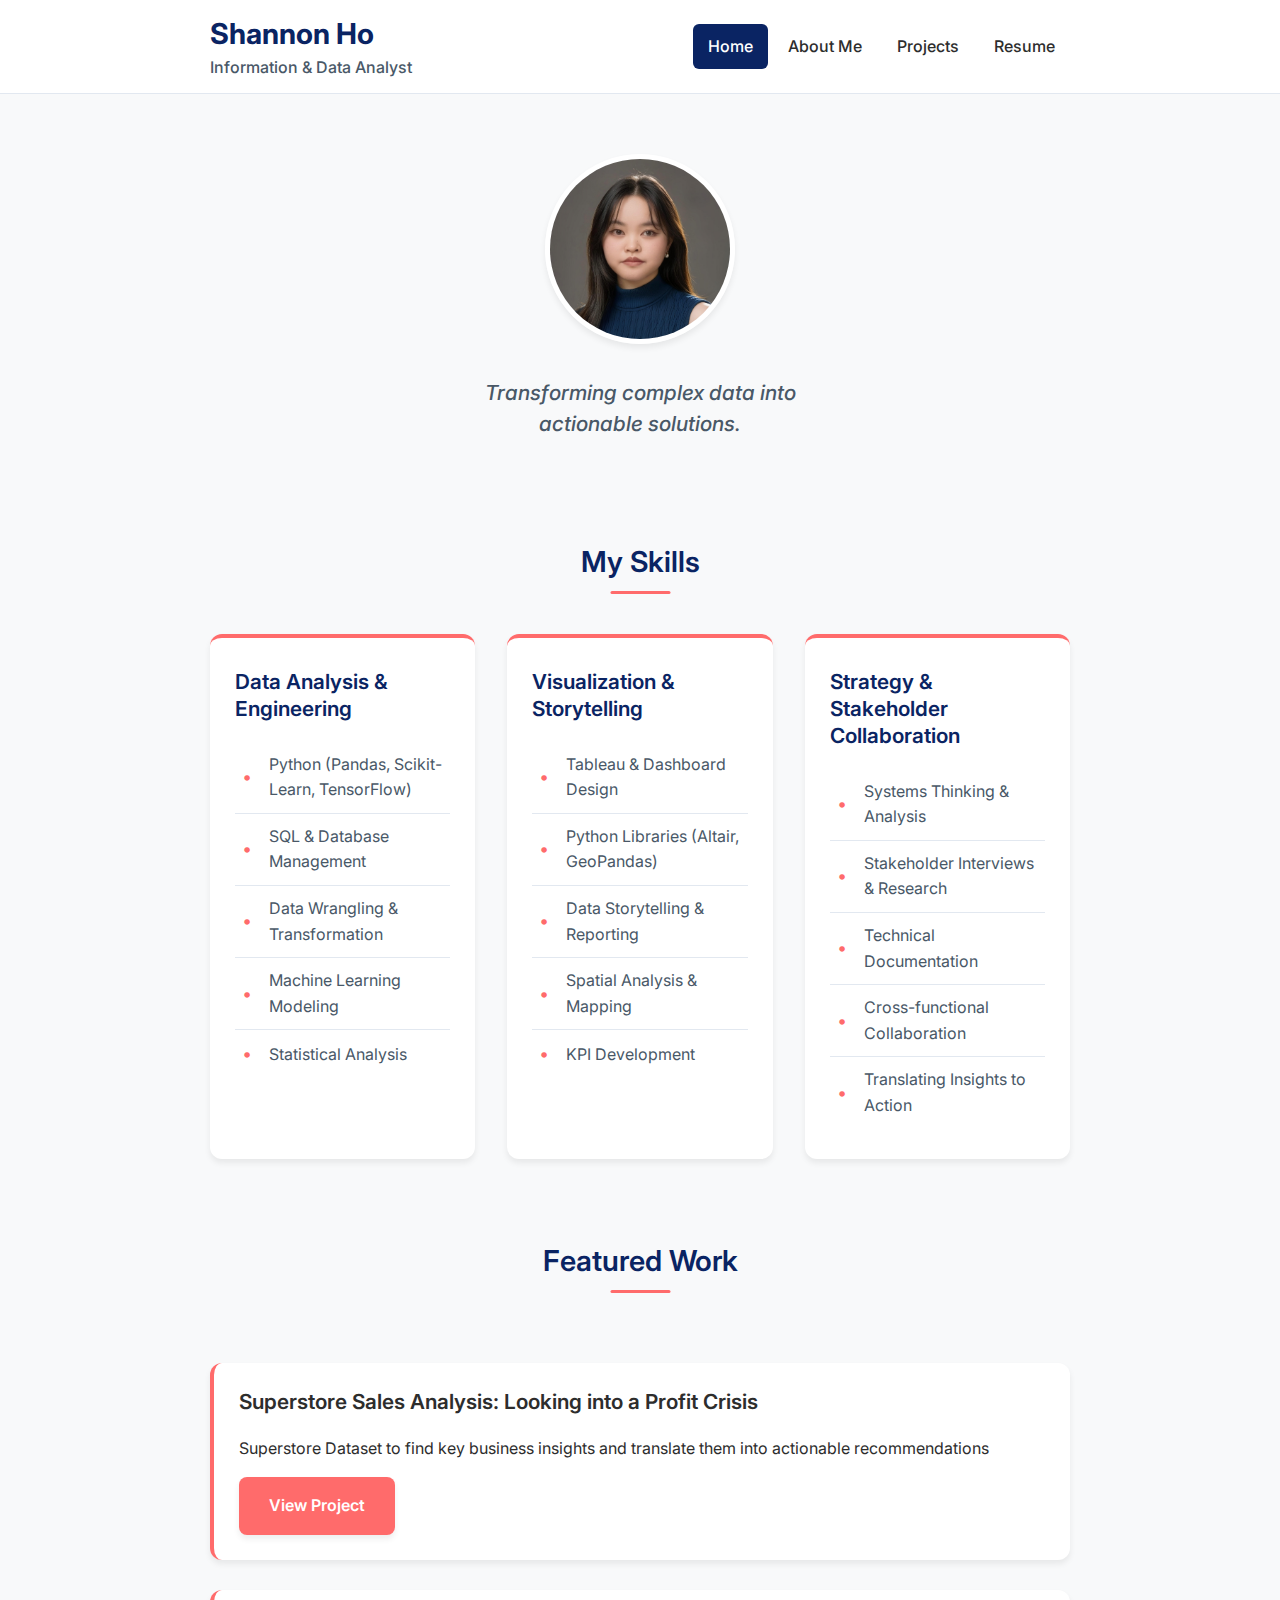
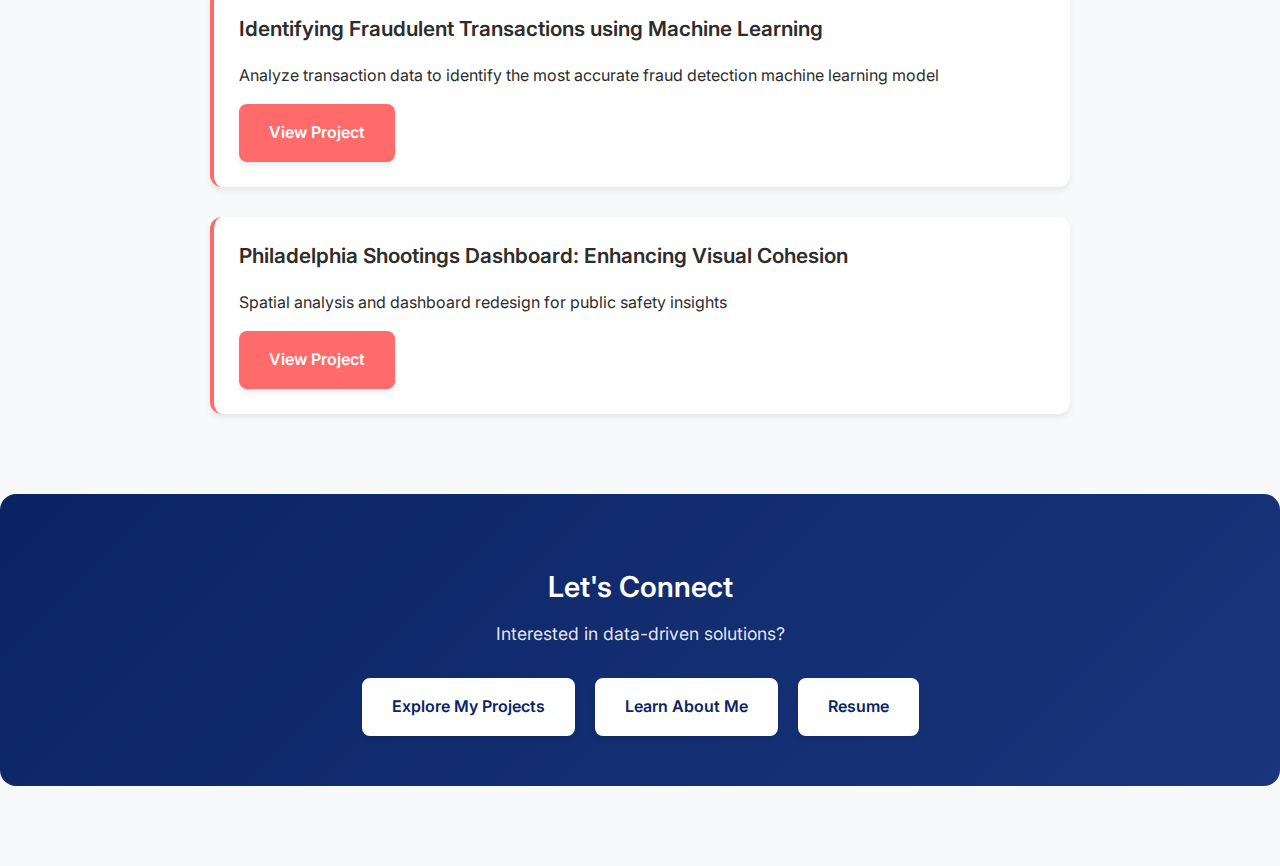
<file: index.html>
<!DOCTYPE html>
<html lang="en">
<head>
  <meta charset="UTF-8">
  <meta name="viewport" content="width=device-width, initial-scale=1.0">
  <link rel="preconnect" href="https://fonts.googleapis.com">
  <link rel="preconnect" href="https://fonts.gstatic.com" crossorigin>
  <link href="https://fonts.googleapis.com/css2?family=Inter:wght@400;500;600;700&display=swap" rel="stylesheet">
  <title>Shannon Ho - Information & Data Analyst</title>
  <link rel="stylesheet" href="style.css">
</head>
<body>
  <header>
    <div class="header-content"> 
      <div class="name-title"> 
        <h1>Shannon Ho</h1>
        <h2>Information & Data Analyst</h2>
      </div>
      <nav>
        <ul class="nav-menu">
          <li><a class = "active" href="index.html">Home</a></li>
          <li><a href="about.html">About Me</a></li>
          <li><a href="projects.html">Projects</a></li>
          <li><a href="resume.html">Resume</a></li>
        </ul>
      </nav>
    </div>
  </header>

  <section id="hero">
    <div class="content-container">
      <a href="assets/pfp.jpg"> 
          <img src="assets/pfp.jpg" alt="Shannon Ho" class="profile-photo"> 
      </a>
    <p class="tagline">Transforming complex data into actionable solutions.</p>      
    </div>
  </section>

  <section id="skills-overview">
    <div class="content-container">
<h2>My Skills</h2>
    <div class="skills-grid">
      <div class="skill-card">
        <h3>Data Analysis & Engineering</h3>
        <ul class="skill-list">
          <li><span class="skill-icon">•</span> Python (Pandas, Scikit-Learn, TensorFlow)</li>
          <li><span class="skill-icon">•</span> SQL & Database Management</li>
          <li><span class="skill-icon">•</span> Data Wrangling & Transformation</li>
          <li><span class="skill-icon">•</span> Machine Learning Modeling</li>
          <li><span class="skill-icon">•</span> Statistical Analysis</li>
        </ul>
      </div>
      <div class="skill-card">
        <h3>Visualization & Storytelling</h3>
        <ul class="skill-list">
          <li><span class="skill-icon">•</span> Tableau & Dashboard Design</li>
          <li><span class="skill-icon">•</span> Python Libraries (Altair, GeoPandas)</li>
          <li><span class="skill-icon">•</span> Data Storytelling & Reporting</li>
          <li><span class="skill-icon">•</span> Spatial Analysis & Mapping</li>
          <li><span class="skill-icon">•</span> KPI Development</li>
        </ul>
      </div>
      <div class="skill-card">
        <h3>Strategy & Stakeholder Collaboration</h3>
        <ul class="skill-list">
          <li><span class="skill-icon">•</span> Systems Thinking & Analysis</li>
          <li><span class="skill-icon">•</span> Stakeholder Interviews & Research</li>
          <li><span class="skill-icon">•</span> Technical Documentation</li>
          <li><span class="skill-icon">•</span> Cross-functional Collaboration</li>
          <li><span class="skill-icon">•</span> Translating Insights to Action</li>
        </ul>
      </div>
    </div>
    </div>
  </section>

  <section id="featured-projects">
    <div class="content-container">
      <h2>Featured Work</h2>
      <div class="project-preview">
        <h3>Superstore Sales Analysis: Looking into a Profit Crisis</h3>
        <p>Superstore Dataset to find key business insights and translate 
          them into actionable recommendations</p>
        <a href="projects.html#sales-analysis" class="cta-button">View Project</a>
      </div>
      <div class="project-preview">
        <h3>Identifying Fraudulent Transactions using Machine Learning</h3>
        <p>Analyze transaction data to identify the most accurate fraud 
          detection machine learning model</p>
        <a href="projects.html#fraud-analysis" class="cta-button">View Project</a>
      </div>
      <div class="project-preview">
        <h3>Philadelphia Shootings Dashboard: Enhancing Visual Cohesion</h3>
        <p>Spatial analysis and dashboard redesign for public safety insights</p>
        <a href="projects.html#philly-shootings" class="cta-button">View Project</a>
      </div>
    </div>
  </section>

  <section id="connect">
    <h2>Let's Connect</h2>
    <p>Interested in data-driven solutions?</p>
    <div class="connect-buttons">
      <a href="projects.html" class="cta-button">Explore My Projects</a>
      <a href="about.html" class="cta-button">Learn About Me</a>
      <a href="resume.html" class="cta-button">Resume</a>
    </div>
  </section>
  <script src="script.js"></script>
</body>

</html>
</file>
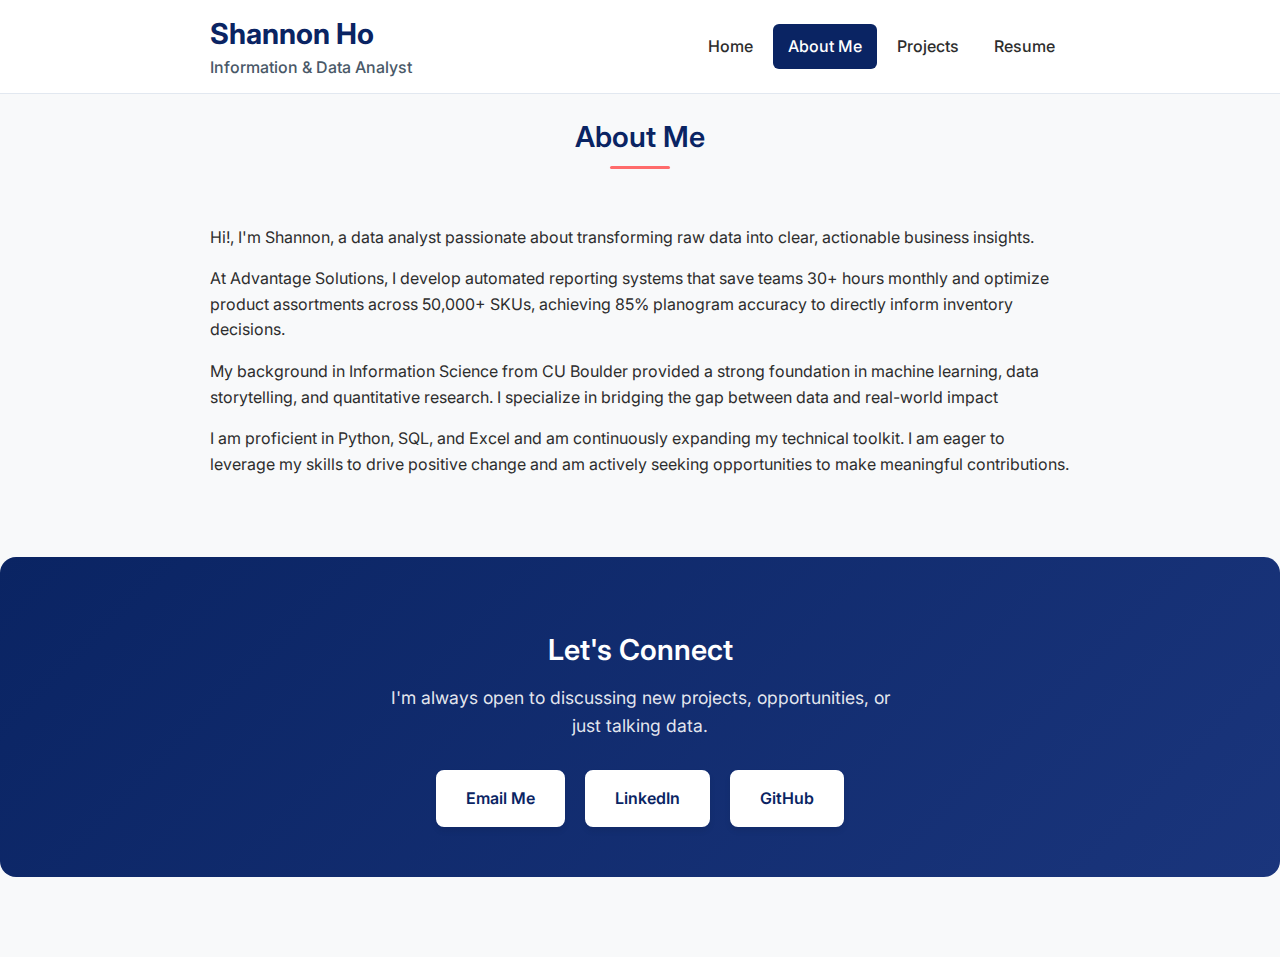
<file: about.html>
<!DOCTYPE html>
<html lang="en">
<head>
  <meta charset="UTF-8">
  <meta name="viewport" content="width=device-width, initial-scale=1.0">
  <link rel="preconnect" href="https://fonts.googleapis.com">
  <link rel="preconnect" href="https://fonts.gstatic.com" crossorigin>
  <link href="https://fonts.googleapis.com/css2?family=Inter:wght@400;500;600;700&display=swap" rel="stylesheet">
  <title>Shannon Ho - Information & Data Analyst</title>
  <link rel="stylesheet" href="style.css">
</head>
<body>
  <header>
    <div class="header-content"> 
      <div class="name-title"> 
        <h1>Shannon Ho</h1>
        <h2>Information & Data Analyst</h2>
      </div>
      <nav>
        <ul class="nav-menu">
          <li><a href="index.html">Home</a></li>
          <li><a class = "active" href="about.html">About Me</a></li>
          <li><a href="projects.html">Projects</a></li>
          <li><a href="resume.html">Resume</a></li>
        </ul>
      </nav>
    </div>
  </header>

<!-- about me -->

  <section id="about">
    <div class="content-container">
      <h2>About Me</h2>
      <p>Hi!, I'm Shannon, a data analyst passionate about transforming raw data into clear, actionable business insights.</p>
      <p>At Advantage Solutions, I develop automated reporting systems that save teams 30+ hours monthly
        and optimize product assortments across 50,000+ SKUs, achieving 85% planogram accuracy to 
        directly inform inventory decisions.</p>
      <p>My background in Information Science from CU Boulder provided a strong foundation in machine learning, 
        data storytelling, and quantitative research. I specialize in bridging the gap between data and real-world 
        impact</p>
      <p>I am proficient in Python, SQL, and Excel and am continuously expanding my technical toolkit. 
        I am eager to leverage my skills to drive positive change and am actively seeking opportunities to make 
        meaningful contributions.</p>
    </div>
  </section>

  <section id="connect">
      <h2>Let's Connect</h2>
      <p>I'm always open to discussing new projects, opportunities, or just talking data.</p>
      <div class="connect-buttons">
          <a href="mailto:shannon.ho.716@gmail.com" class="cta-button">Email Me</a>
          <a href="https://www.linkedin.com/in/shannonho8487/" target="_blank" class="cta-button">LinkedIn</a>
          <a href="https://github.com/ho-shannon" target="_blank" class="cta-button">GitHub</a>
      </div>
  </section>

  <script src="script.js"></script> 
</body>
</html>
</file>
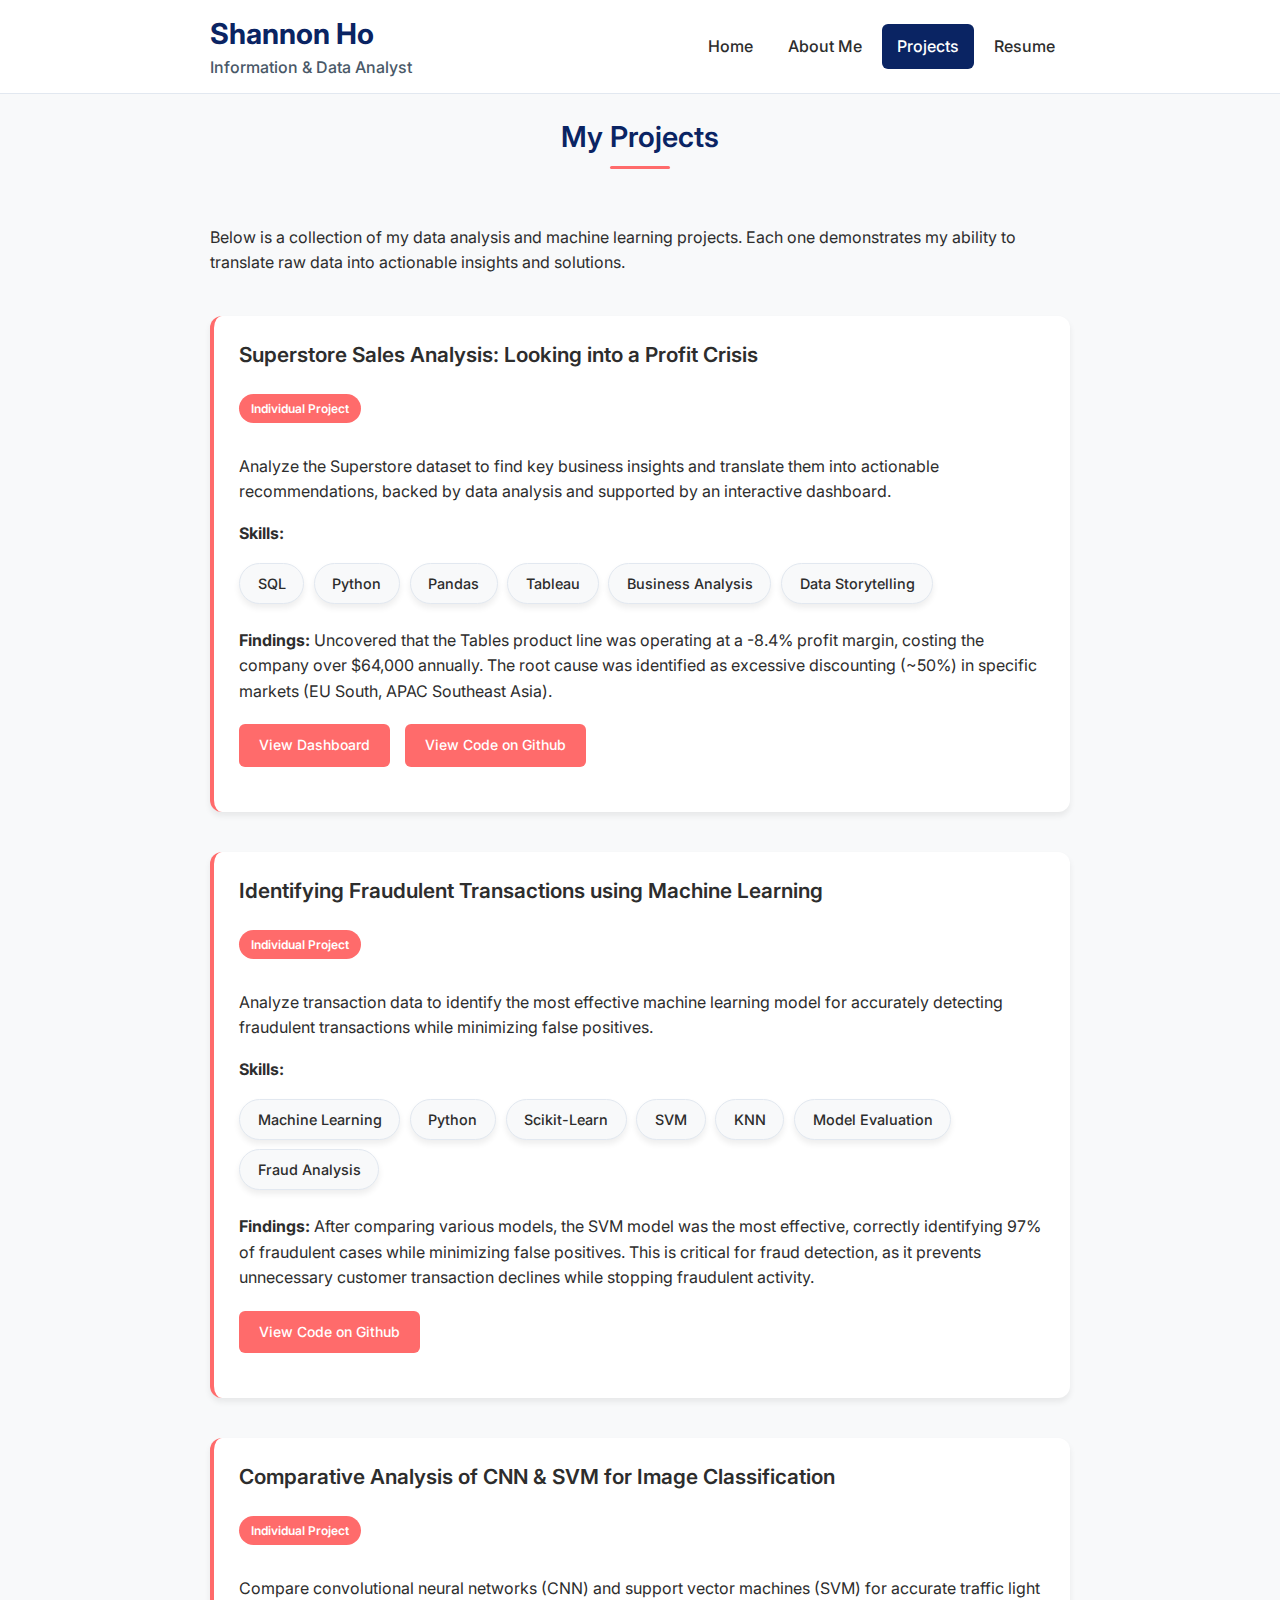
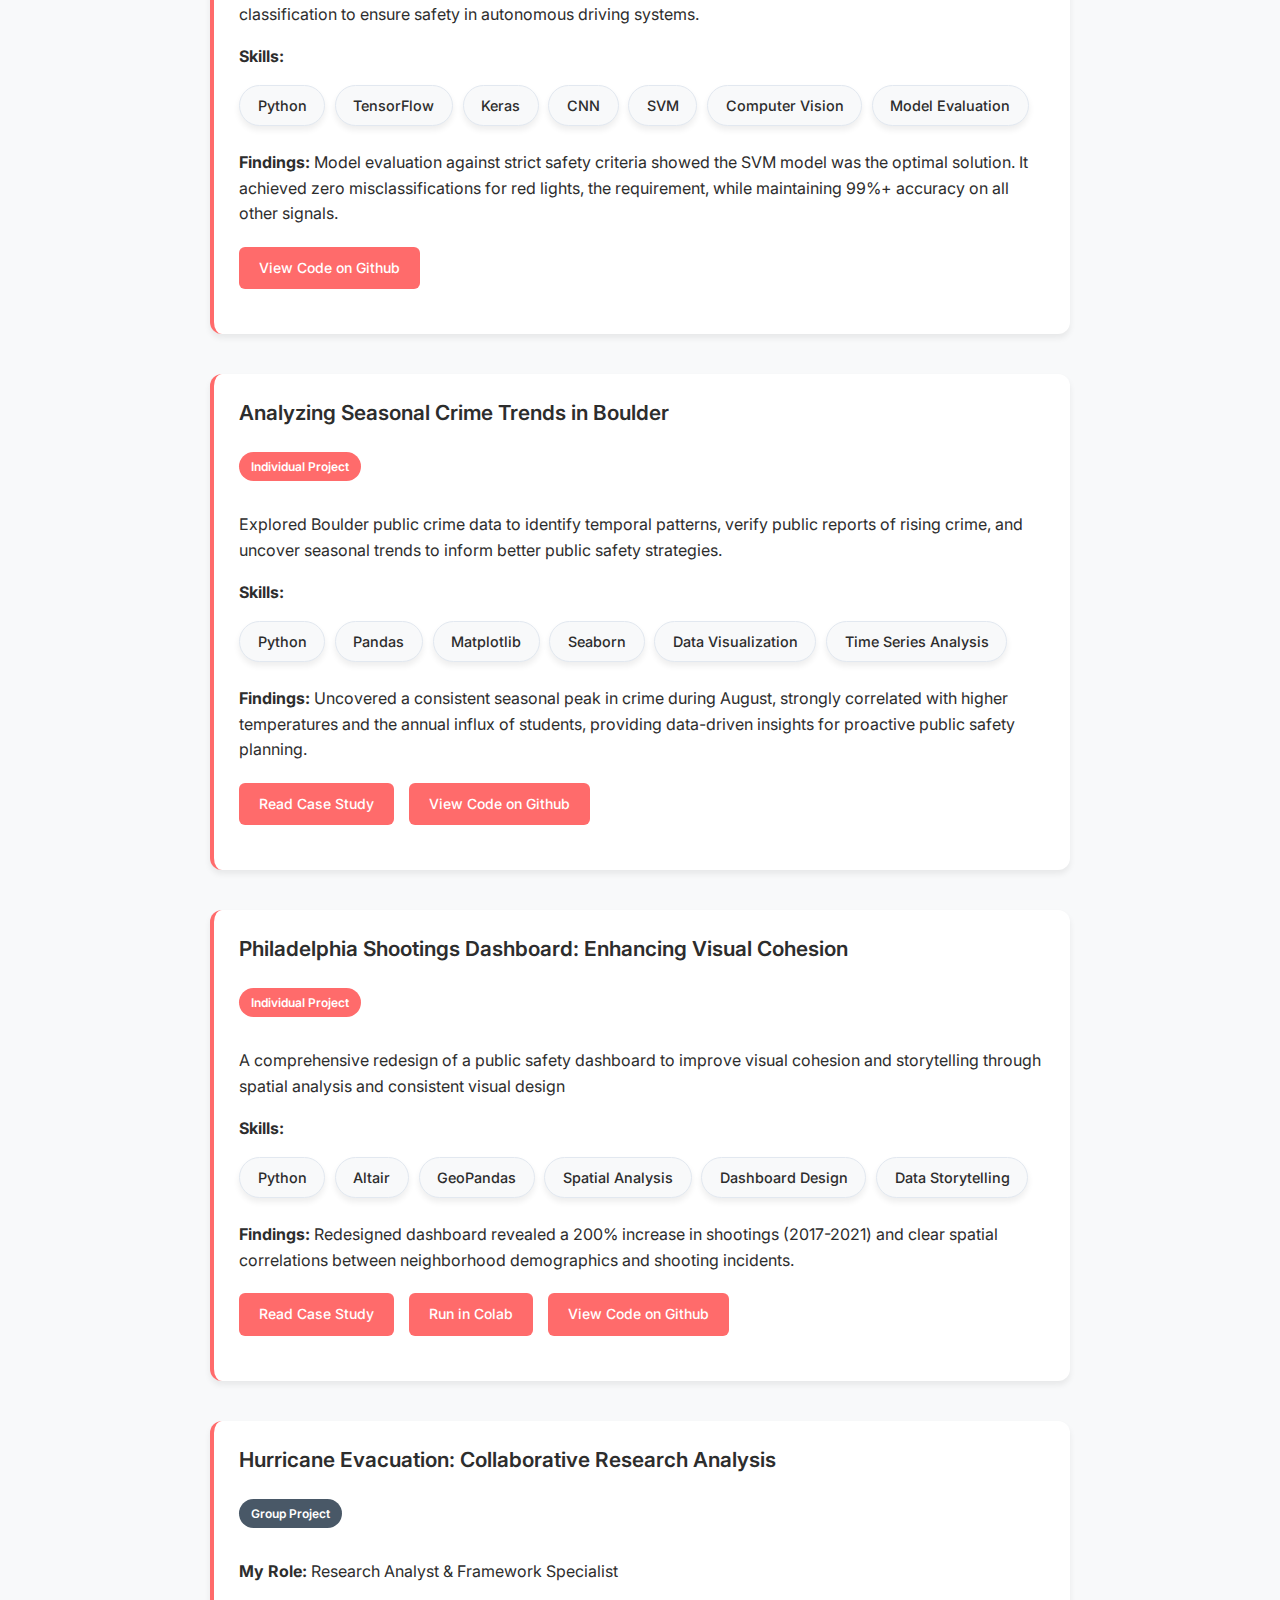
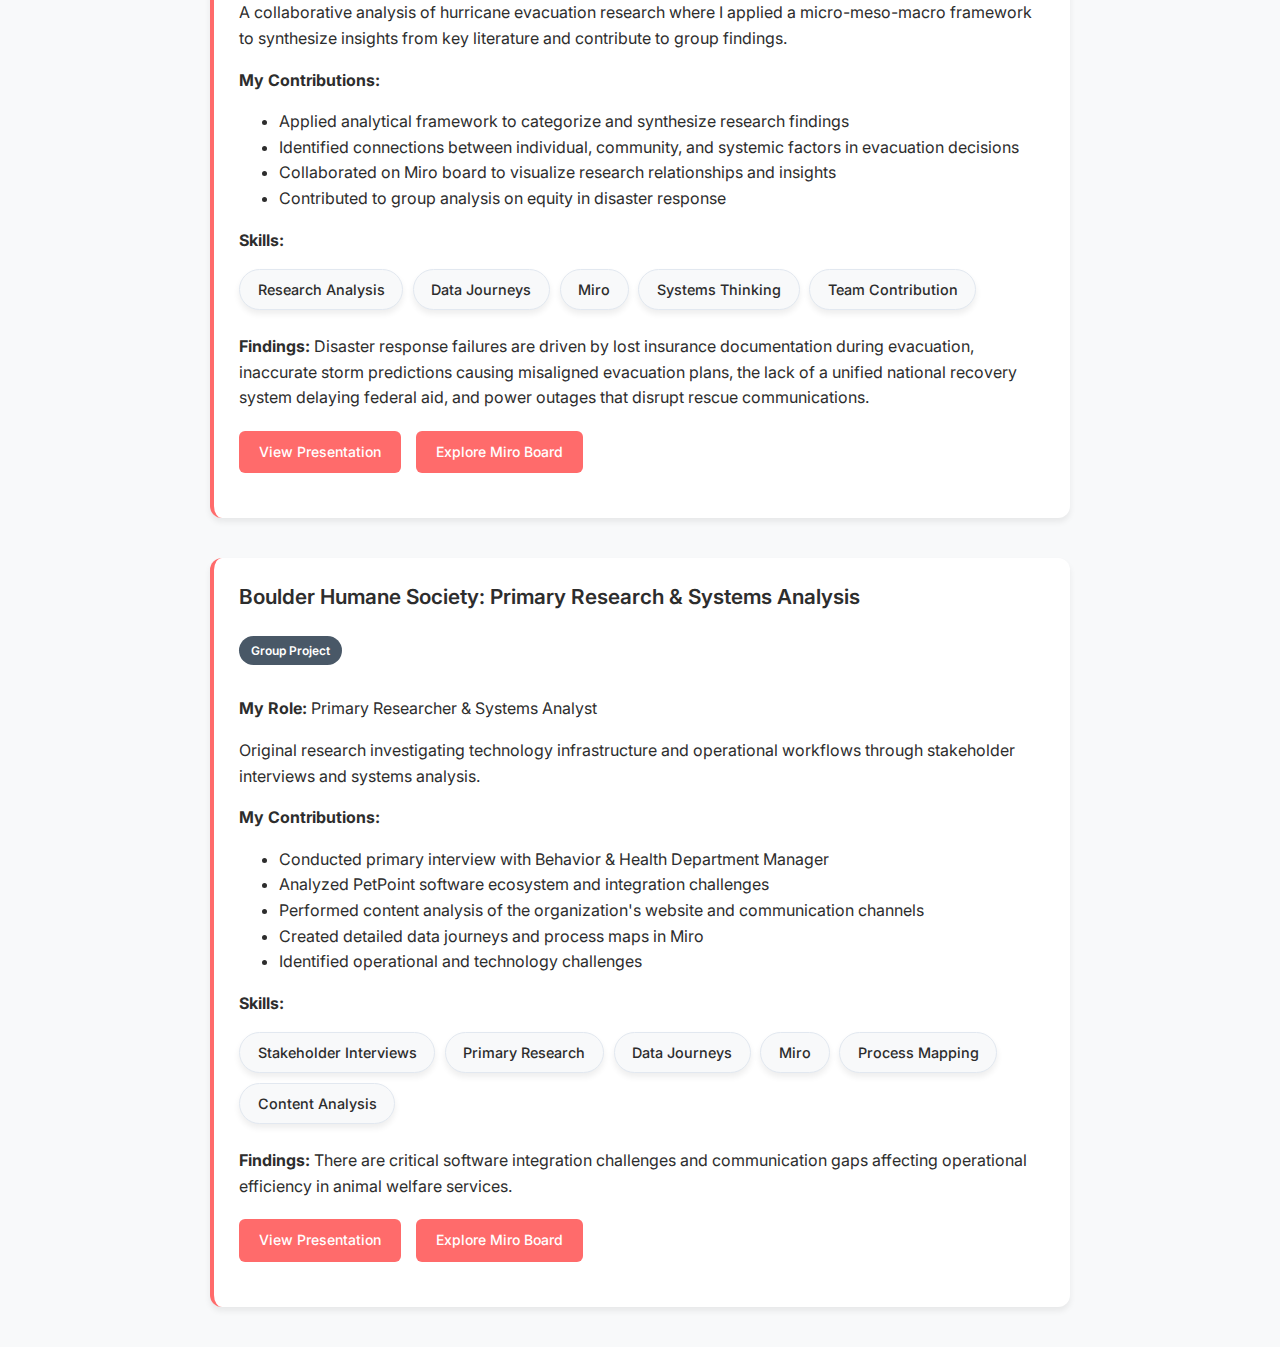
<file: projects.html>
<!DOCTYPE html>
<html lang="en">
<head>
  <meta charset="UTF-8">
  <meta name="viewport" content="width=device-width, initial-scale=1.0">
  <link rel="preconnect" href="https://fonts.googleapis.com">
  <link rel="preconnect" href="https://fonts.gstatic.com" crossorigin>
  <link href="https://fonts.googleapis.com/css2?family=Inter:wght@400;500;600;700&display=swap" rel="stylesheet">
  <title>Shannon Ho - Information & Data Analyst</title>
  <link rel="stylesheet" href="style.css">
</head>
<body>
  <header>
    <div class="header-content"> 
      <div class="name-title"> 
        <h1>Shannon Ho</h1>
        <h2>Information & Data Analyst</h2>
      </div>
      <nav>
        <ul class="nav-menu">
          <li><a href="index.html">Home</a></li>
          <li><a href="about.html">About Me</a></li>
          <li><a class = "active" href="projects.html">Projects</a></li>
          <li><a href="resume.html">Resume</a></li>
        </ul>
      </nav>
    </div>
  </header>

  <section id="projects">
    <div class="content-container">
      <h2>My Projects</h2>
      <p>Below is a collection of my data analysis and machine learning projects. 
      Each one demonstrates my ability to translate raw data into actionable insights and solutions.</p>

  <!-- superstore analysis -->

      <div class="project" id="sales-analysis">
        <h3>Superstore Sales Analysis: Looking into a Profit Crisis</h3>
        <span class="project-badge individual-badge">Individual Project</span>
        <p>Analyze the Superstore dataset to find key business insights and translate 
          them into actionable recommendations, backed by data analysis and supported by 
          an interactive dashboard.</p>

        <p><strong>Skills: </strong></p>
          <div class="skills-badges">
            <span class="skill-badge">SQL</span>
            <span class="skill-badge">Python</span>
            <span class="skill-badge">Pandas</span>
            <span class="skill-badge">Tableau</span>
            <span class="skill-badge">Business Analysis</span>
            <span class="skill-badge">Data Storytelling</span>
          </div>

        <p><strong>Findings: </strong>Uncovered that the Tables product line was operating at a -8.4% 
          profit margin, costing the company over $64,000 annually. The root cause was identified as 
          excessive discounting (~50%) in specific markets (EU South, APAC Southeast Asia).</p>

        <div class="project-links">
          <a href="https://public.tableau.com/views/TheTableTrapHowExcessiveDiscountingErodesProfit/TheTableTrapHowExcessiveDiscountingErodesProfit?:language=en-US&:sid=&:redirect=auth&:display_count=n&:origin=viz_share_link" target="_blank">View Dashboard</a>
          <a href="https://github.com/ho-shannon/superstore-profit-analysis" target="_blank">View Code on Github</a>
        </div>   
      </div>

  <!-- fraud ml analysis -->

      <div class="project" id="fraud-analysis">
        <h3>Identifying Fraudulent Transactions using Machine Learning</h3>
        <span class="project-badge individual-badge">Individual Project</span>
        <p>Analyze transaction data to identify the most effective machine learning model for accurately 
          detecting fraudulent transactions while minimizing false positives.</p>

        <p><strong>Skills: </strong></p>
          <div class="skills-badges">
            <span class="skill-badge">Machine Learning</span>
            <span class="skill-badge">Python</span>
            <span class="skill-badge">Scikit-Learn</span>
            <span class="skill-badge">SVM</span>
            <span class="skill-badge">KNN</span>
            <span class="skill-badge">Model Evaluation</span>
            <span class="skill-badge">Fraud Analysis</span>
          </div>

        <p><strong>Findings: </strong>After comparing various models, the SVM model was the most effective, 
          correctly identifying 97% of fraudulent cases while minimizing false positives. This is critical for
          fraud detection, as it prevents unnecessary customer transaction declines while stopping fraudulent activity.</p>

        <div class="project-links">
          <a href="https://github.com/ho-shannon/fraud-detection-ml-model-comparison" target="_blank">View Code on Github</a>
        </div>        
      </div>

  <!-- image classifcation analysis -->

      <div class="project" id="image-classification">
        <h3>Comparative Analysis of CNN & SVM for Image Classification</h3>
        <span class="project-badge individual-badge">Individual Project</span>
        <p>Compare convolutional neural networks (CNN) and support vector machines (SVM) for accurate traffic light 
          classification to ensure safety in autonomous driving systems.</p>

        <p><strong>Skills: </strong></p>
          <div class="skills-badges">
            <span class="skill-badge">Python</span>
            <span class="skill-badge">TensorFlow</span>
            <span class="skill-badge">Keras</span>
            <span class="skill-badge">CNN</span>
            <span class="skill-badge">SVM</span>
            <span class="skill-badge">Computer Vision</span>
            <span class="skill-badge">Model Evaluation</span>
          </div>
        
        <p><strong>Findings: </strong>Model evaluation against strict safety criteria showed the SVM model was the optimal 
          solution. It achieved zero misclassifications for red lights, the requirement, while maintaining 99%+ accuracy on 
          all other signals.</p>

        <div class="project-links">
          <a href="https://github.com/ho-shannon/traffic-light-image-classification-cnn-svm" target="_blank">View Code on Github</a>
        </div>
      </div>
      
  <!-- boulder crime analysis -->

      <div class="project" id="boulder-crime">
        <h3>Analyzing Seasonal Crime Trends in Boulder</h3>
        <span class="project-badge individual-badge">Individual Project</span>
        <p>Explored Boulder public crime data to identify temporal patterns, verify public reports of rising crime, 
          and uncover seasonal trends to inform better public safety strategies.</p>

        <p><strong>Skills: </strong></p>
          <div class="skills-badges">
            <span class="skill-badge">Python</span>
            <span class="skill-badge">Pandas</span>
            <span class="skill-badge">Matplotlib</span>
            <span class="skill-badge">Seaborn</span>
            <span class="skill-badge">Data Visualization</span>
            <span class="skill-badge">Time Series Analysis</span>
          </div>
        
        <p><strong>Findings: </strong>Uncovered a consistent seasonal peak in crime during August, strongly correlated 
          with higher temperatures and the annual influx of students, providing data-driven insights for proactive 
          public safety planning.</p>

        <div class="project-links">
          <a href="https://medium.com/information-expositions-fall-2023/exploring-boulder-crime-over-four-years-968022291811" target="_blank">Read Case Study</a>
          <a href="https://github.com/ho-shannon/boulder-crime-analysis" target="_blank">View Code on Github</a>
        </div>
      </div>

  <!-- philly shootings analysis -->

      <div class="project" id="philly-shootings">
        <h3>Philadelphia Shootings Dashboard: Enhancing Visual Cohesion</h3>
        <span class="project-badge individual-badge">Individual Project</span>
        <p>A comprehensive redesign of a public safety dashboard to improve visual cohesion and storytelling through 
          spatial analysis and consistent visual design</p>

        <p><strong>Skills: </strong></p>
          <div class="skills-badges">
            <span class="skill-badge">Python</span>
            <span class="skill-badge">Altair</span>
            <span class="skill-badge">GeoPandas</span>
            <span class="skill-badge">Spatial Analysis</span>
            <span class="skill-badge">Dashboard Design</span>
            <span class="skill-badge">Data Storytelling</span>
          </div>

        <p><strong>Findings: </strong>Redesigned dashboard revealed a 200% increase in shootings (2017-2021) and clear 
          spatial correlations between neighborhood demographics and shooting incidents.</p>

        <div class="project-links">
          <a href="https://medium.com/@shho8487/redesigning-looking-at-philadelphia-demographics-and-shootings-data-834dd7e2bd5a" target="_blank">Read Case Study</a>
          <a href="https://colab.research.google.com/drive/1MZpa4Uy8s3HQlZ-eSwsFhy378r6_BOdt?usp=sharing" target="_blank">Run in Colab</a>
          <a href="https://github.com/ho-shannon/philadelphia-shootings-dashboard/" target="_blank">View Code on Github</a>
        </div>
      </div>

  <!-- hurricane research -->

      <div class="project" id="hurricane-research">
        <h3>Hurricane Evacuation: Collaborative Research Analysis</h3>
        <span class="project-badge group-badge">Group Project</span>
        <p><strong>My Role: </strong>Research Analyst & Framework Specialist</strong></p>
        <p>A collaborative analysis of hurricane evacuation research where I applied a micro-meso-macro 
          framework to synthesize insights from key literature and contribute to group findings.</p>
          
        <p><strong>My Contributions: </strong></p>
        <ul>
          <li>Applied analytical framework to categorize and synthesize research findings</li>
          <li>Identified connections between individual, community, and systemic factors in evacuation decisions</li>
          <li>Collaborated on Miro board to visualize research relationships and insights</li>
          <li>Contributed to group analysis on equity in disaster response</li>
        </ul>
          
        <p><strong>Skills: </strong></p>
        <div class="skills-badges">
          <span class="skill-badge">Research Analysis</span>
          <span class="skill-badge">Data Journeys</span>
          <span class="skill-badge">Miro</span>
          <span class="skill-badge">Systems Thinking</span>
          <span class="skill-badge">Team Contribution</span>
        </div>

        <p><strong>Findings: </strong>Disaster response failures are driven by lost insurance documentation during 
          evacuation, inaccurate storm predictions causing misaligned evacuation plans, the lack of a unified 
          national recovery system delaying federal aid, and power outages that disrupt rescue communications.</p>       

        <div class="project-links">
          <a href="https://drive.google.com/file/d/1aPW2IP27L6vlrYmAiPxbRRkjo1W8K-x0/view?usp=sharing" target="_blank">View Presentation</a>
          <a href="https://miro.com/app/board/uXjVPQygCFM=/" target="_blank">Explore Miro Board</a>
        </div> 
      </div>

  <!-- humane society research -->

      <div class="project" id="humane-society-research">
        <h3>Boulder Humane Society: Primary Research & Systems Analysis</h3>
        <span class="project-badge group-badge">Group Project</span>
        <p><strong>My Role: </strong>Primary Researcher & Systems Analyst</strong></p>
        <p>Original research investigating technology infrastructure and operational workflows through stakeholder 
        interviews and systems analysis.</p>
          
        <p><strong>My Contributions: </strong></p>
        <ul>
          <li>Conducted primary interview with Behavior & Health Department Manager</li>
          <li>Analyzed PetPoint software ecosystem and integration challenges</li>
          <li>Performed content analysis of the organization's website and communication channels</li>
          <li>Created detailed data journeys and process maps in Miro</li>
          <li>Identified operational and technology challenges</li>
        </ul>
          
        <p><strong>Skills: </strong></p>
        <div class="skills-badges">
          <span class="skill-badge">Stakeholder Interviews</span>
          <span class="skill-badge">Primary Research</span>
          <span class="skill-badge">Data Journeys</span>
          <span class="skill-badge">Miro</span>
          <span class="skill-badge">Process Mapping</span>
          <span class="skill-badge">Content Analysis</span>
        </div>
          
        <p><strong>Findings: </strong>There are critical software integration challenges and communication gaps 
        affecting operational efficiency in animal welfare services.</p>
          
        <div class="project-links">
          <a href="https://drive.google.com/file/d/1nqGoIdp427zXsvHEPJ3cq7opUb-68vq-/view?usp=sharing" target="_blank">View Presentation</a>
          <a href="https://miro.com/app/board/uXjVPDEHvOI=/" target="_blank">Explore Miro Board</a>
        </div>
      </div>
    </div>
  </section>

  <script src="script.js"></script>
</body>
</html>
</file>
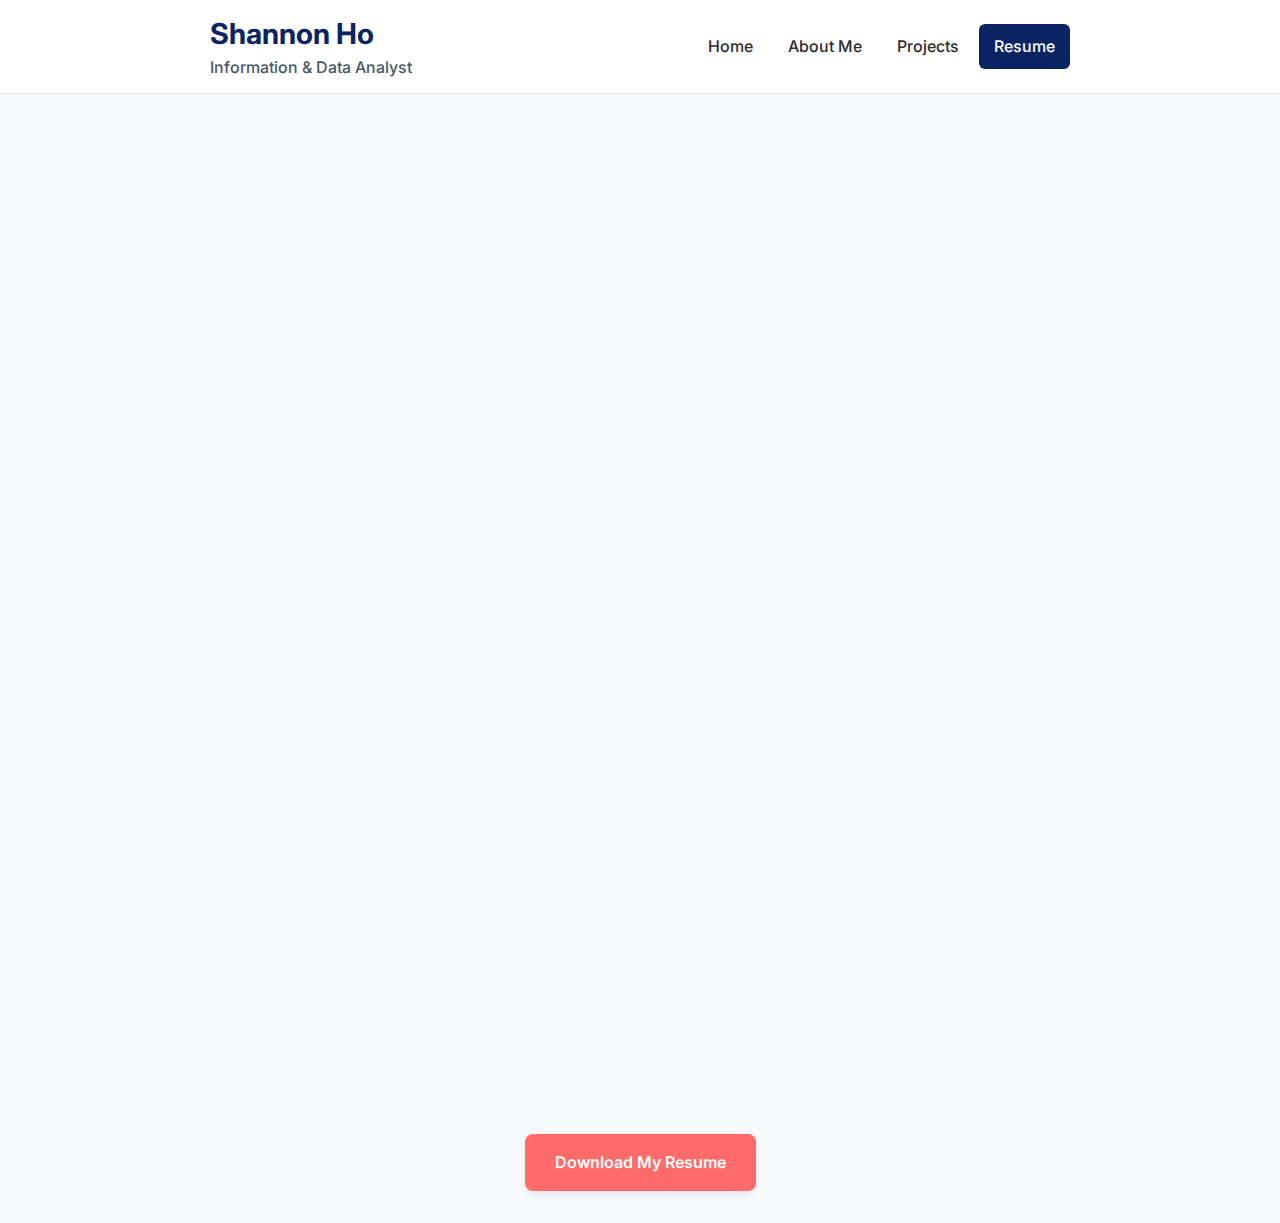
<file: resume.html>
<!DOCTYPE html>
<html lang="en">
<head>
  <meta charset="UTF-8">
  <meta name="viewport" content="width=device-width, initial-scale=1.0">
  <link rel="preconnect" href="https://fonts.googleapis.com">
  <link rel="preconnect" href="https://fonts.gstatic.com" crossorigin>
  <link href="https://fonts.googleapis.com/css2?family=Inter:wght@400;500;600;700&display=swap" rel="stylesheet">
  <title>Shannon Ho - Information & Data Analyst</title>
  <link rel="stylesheet" href="style.css">
</head>
  <header>
    <div class="header-content"> 
      <div class="name-title"> 
        <h1>Shannon Ho</h1>
        <h2>Information & Data Analyst</h2>
      </div>
      <nav>
        <ul class="nav-menu">
          <li><a href="index.html">Home</a></li>
          <li><a href="about.html">About Me</a></li>
          <li><a href="projects.html">Projects</a></li>
          <li><a class = "active" href="resume.html">Resume</a></li>
        </ul>
      </nav>
    </div>

  </header>
  <div class="content-container">
    <iframe src="https://drive.google.com/file/d/12cRWQgJULU_5PbV2J2DW26_M4B9Maxeb/preview" width="100%" height="1000px" frameborder="0"></iframe>
    <div class="text-center" style="margin: 2rem 0;">
      <a href="assets/resume.pdf" download class="cta-button">Download My Resume</a>
    </div>
  </div>
  <script src="script.js"></script> 
</html>
</file>
<file: style.css>
/* ===== ENHANCED COLOR SCHEME ===== */
:root {
  --primary: #0A2463;
  --primary-light: #1a357c;
  --secondary: #495867;
  --secondary-light: #5a6b7a;
  --accent: #FF6B6B;
  --accent-dark: #e55a5a;
  --background: #F8F9FA;
  --card-bg: #FFFFFF;
  --text: #2D2D2D;
  --text-light: #6c757d;
  --border: #e2e8f0;
  --shadow: 0 4px 6px rgba(0, 0, 0, 0.07);
  --shadow-hover: 0 10px 20px rgba(0, 0, 0, 0.12);
  --transition: all 0.3s ease;
}

/* ===== BASE STYLES ===== */
* {
  box-sizing: border-box;
}

body {
  font-family: 'Inter', Arial, sans-serif;
  line-height: 1.6;
  margin: 0;
  padding: 0;
  color: var(--text);
  background-color: var(--background);
}

html {
  scroll-behavior: smooth;
  scroll-padding-top: 80px;
}

.content-container {
  max-width: 900px;
  margin: 0 auto;
  padding: 0 20px;
}

h1, h2, h3, h4 {
  font-weight: 600;
  line-height: 1.3;
}

h2 {
  font-size: 1.8rem;
  margin-bottom: 40px; 
  font-weight: 600;
  line-height: 1.3;
}

#about h2,
#projects h2 {
  text-align: center;
  color: var(--primary);
  margin-bottom: 40px;
  position: relative;
  display: inline-block;
  left: 50%;
  transform: translateX(-50%);
}

#about h2:after,
#projects h2:after {
  content: '';
  display: block;
  width: 60px;
  height: 3px;
  background: var(--accent);
  margin: 10px auto 0;
  border-radius: 3px;
}

h3 {
  font-size: 1.3rem;
  margin-top: 0;
}

p {
  margin-bottom: 1rem;
}

a {
  color: var(--accent);
  transition: var(--transition);
}

a:hover {
  color: var(--accent-dark);
}

/* ===== HEADER & NAVIGATION ===== */
header {
  background-color: var(--card-bg);
  border-bottom: 1px solid var(--border);
  position: sticky;
  top: 0;
  z-index: 1000;
}

.header-content {
  max-width: 900px;
  margin: 0 auto;
  padding: 15px 20px;
  display: flex;
  justify-content: space-between;
  align-items: center;
  flex-wrap: wrap;
}

.name-title {
  text-align: left;
}

.name-title h1 {
  color: var(--primary);
  margin: 0 0 5px 0;
  font-size: 1.8rem;
  font-weight: 700;
}

.name-title h2 {
  color: var(--secondary);
  margin: 0;
  font-size: 1rem;
  font-weight: 500;
}

.nav-menu {
  list-style-type: none;
  margin: 0;
  padding: 0;
  display: flex;
  gap: 5px;
}

.nav-menu li a {
  display: block;
  color: var(--text);
  padding: 10px 15px;
  text-decoration: none;
  font-weight: 500;
  border-radius: 6px;
  transition: var(--transition);
}

.nav-menu li a:hover,
.nav-menu li a.active {
  background-color: var(--primary);
  color: white;
}

/* ===== HERO SECTION ===== */
#hero {
  text-align: center;
  margin: 40px 0;
  padding: 20px;
}

.profile-photo {
  width: 190px;   
  height: 190px;  
  border-radius: 50%;
  object-fit: cover;
  margin-bottom: 25px;
  border: 5px solid var(--card-bg); 
  box-shadow: var(--shadow);
}

.tagline {
  font-size: 1.3rem;
  color: var(--secondary);
  font-style: italic;
  max-width: 30ch;
  margin: 0 auto;
  font-weight: 500;
  line-height: 1.5;
}

/* ===== SKILLS SECTION ===== */
#skills-overview {
  margin: 60px 0;
}

#skills-overview h2 {
  text-align: center;
  color: var(--primary);
  margin-bottom: 40px;
  position: relative;
  display: inline-block;
  left: 50%;
  transform: translateX(-50%);
}

#skills-overview h2:after {
  content: '';
  display: block;
  width: 60px;
  height: 3px;
  background: var(--accent);
  margin: 10px auto 0;
  border-radius: 3px;
}

.skills-grid {
  display: grid;
  grid-template-columns: repeat(3, 1fr); 
  gap: 2rem; 
  width: 100%;
}

.skill-card {
  background: var(--card-bg);
  padding: 30px 25px;
  border-radius: 12px;
  box-shadow: var(--shadow);
  transition: var(--transition);
  border-top: 4px solid var(--accent);
  height: 100%;
  display: flex;
  flex-direction: column;
}

.skill-card:hover {
  transform: translateY(-5px);
  box-shadow: var(--shadow-hover);
}

.skill-card h3 {
  color: var(--primary);
  margin-bottom: 20px;
  font-size: 1.3em;
  display: flex;
  align-items: center;
  gap: 10px;
}

.skill-list {
  list-style-type: none;
  padding: 0;
  margin: 0;
  flex-grow: 1;
}

.skill-list li {
  padding: 10px 0;
  border-bottom: 1px solid var(--border);
  color: var(--secondary);
  display: flex;
  align-items: center; 
  gap: 10px;
}

.skill-list li:last-child {
  border-bottom: none;
}

.skill-icon {
  color: var(--accent);
  font-weight: bold;
  min-width: 24px;
  font-size: 1.1rem;
  text-align: center;
}

/* ===== PROJECTS SECTION ===== */
#featured-projects {
  margin: 60px 0;
}

#featured-projects h2 {
  text-align: center;
  color: var(--primary);
  margin-bottom: 40px;
  position: relative;
  display: inline-block;
  left: 50%;
  transform: translateX(-50%);
}

#featured-projects h2:after {
  content: '';
  display: block;
  width: 60px;
  height: 3px;
  background: var(--accent);
  margin: 10px auto 0;
  border-radius: 3px;
}

.project-preview {
  background: var(--card-bg);
  padding: 25px;
  margin: 30px 0;
  border-radius: 12px;
  box-shadow: var(--shadow);
  transition: var(--transition);
  border-left: 4px solid var(--accent);
}

.project-preview:hover {
  transform: translateY(-5px);
  box-shadow: var(--shadow-hover);
}

.skills-badges {
    display: flex;
    flex-wrap: wrap;
    gap: 0.6rem;
    margin: 1rem 0 1.5rem 0;
    padding: 0;
    list-style: none;
}

.skill-badge {
    background-color: var(--background); 
    color: var(--text); 
    padding: 0.5rem 1.1rem;
    border-radius: 2rem;
    font-size: 0.9rem;
    font-weight: 500;
    display: inline-block;
    border: 1px solid var(--border); 
    transition: var(--transition); 
    box-shadow: var(--shadow);
}

.skill-badge:hover {
    background-color: var(--primary); 
    color: white; 
    box-shadow: var(--shadow-hover); 
    transform: translateY(-2px); 
}

/* ===== CONNECT SECTION ===== */
#connect {
  text-align: center;
  margin: 80px 0;
  padding: 50px 30px;
  background: linear-gradient(135deg, var(--primary) 0%, var(--primary-light) 100%);
  border-radius: 16px;
  color: white;
}

#connect h2 {
  color: white;
  margin-bottom: 15px;
}

#connect p {
  color: rgba(255, 255, 255, 0.9);
  max-width: 500px;
  margin: 0 auto 30px;
  font-size: 1.1rem;
}

.connect-buttons {
  display: flex;
  justify-content: center;
  gap: 20px;
  flex-wrap: wrap;
}

/* ===== BUTTONS ===== */
.cta-button {
  display: inline-block;
  padding: 14px 28px;
  background-color: var(--accent);
  color: white;
  text-decoration: none;
  border-radius: 8px;
  font-weight: 600;
  transition: var(--transition);
  border: 2px solid transparent;
  box-shadow: var(--shadow);
}

.cta-button:hover {
  background-color: var(--accent-dark);
  transform: translateY(-3px);
  box-shadow: var(--shadow-hover);
}

#connect .cta-button {
  background-color: white;
  color: var(--primary);
  border: 2px solid white;
}

#connect .cta-button:hover {
  background-color: transparent;
  color: white;
}

/* ===== PROJECT DETAILS ===== */
.project {
  background: var(--card-bg);
  padding: 25px;
  margin: 40px 0;
  border-radius: 12px;
  box-shadow: var(--shadow);
  transition: var(--transition);
  border-left: 4px solid var(--accent);
}

.project:hover {
  transform: translateY(-5px);
  box-shadow: var(--shadow-hover);
}

.project-links {
  display: flex;
  gap: 15px;
  margin: 20px 0;
  flex-wrap: wrap;
}

.project-links a {
  padding: 10px 20px;
  background-color: var(--accent);
  color: white;
  text-decoration: none;
  border-radius: 6px;
  font-size: 14px;
  font-weight: 500;
  transition: var(--transition);
}

.project-links a:hover {
  background-color: var(--accent-dark);
  transform: translateY(-2px);
}

/* ===== FOOTER ===== */
footer {
  text-align: center;
  margin-top: 80px;
  color: var(--text-light);
  padding: 30px 20px;
  border-top: 1px solid var(--border);
}

/* ===== BADGES ===== */
.project-badge {
  display: inline-block;
  padding: 5px 12px;
  background-color: var(--secondary);
  color: white;
  border-radius: 20px;
  font-size: 12px;
  font-weight: 600;
  margin: 5px 0 15px 0;
}

.group-badge {
  background-color: var(--secondary);
}

.individual-badge {
  background-color: var(--accent);
}

/* ===== RESPONSIVE DESIGN ===== */
@media (max-width: 768px) {
  .header-content {
    flex-direction: column;
    text-align: center;
    gap: 15px;
  }
  
  .name-title {
    text-align: center;
  }
  
  .nav-menu {
    justify-content: center;
    flex-wrap: wrap;
  }
  
  iframe {
    height: 600px;
  }
  
  .skills-grid {
    grid-template-columns: 1fr;
    gap: 20px;
  }
  
  .connect-buttons {
    flex-direction: column;
    align-items: center;
  }
  
  .cta-button {
    width: 100%;
    max-width: 250px;
    text-align: center;
  }
  
  .project-links {
    justify-content: center;
  }
}

@media (max-width: 480px) {
  .name-title h1 {
    font-size: 1.5rem;
  }
  
  .name-title h2 {
    font-size: 0.9rem;
  }
  
  .tagline {
    font-size: 1.1rem;
  }
  
  .skill-card, .project-preview, .project {
    padding: 20px;
  }
  
  #connect {
    padding: 30px 20px;
  }
}

/* ===== UTILITY CLASSES ===== */
.text-center {
  text-align: center;
}

.mb-0 {
  margin-bottom: 0;
}

.mt-0 {
  margin-top: 0;
}

/* ===== BACK TO TOP BUTTON ===== */
.back-to-top {
  position: fixed;
  bottom: 30px;
  right: 30px;
  width: 60px;
  height: 60px;
  background-color: var(--accent);
  color: white;
  border: none;
  border-radius: 50%;
  cursor: pointer;
  display: flex;
  align-items: center;
  justify-content: center;
  font-size: 1.5rem;
  font-weight: bold;
  box-shadow: var(--shadow-hover);
  transition: var(--transition);
  opacity: 0;
  visibility: hidden;
  z-index: 999;
  /* Add these two lines to fix the arrow alignment: */
  padding: 0;
  line-height: 1;
}

.back-to-top.show {
  opacity: 1;
  visibility: visible;
}

.back-to-top:hover {
  background-color: var(--accent-dark);
  transform: translateY(-3px) scale(1.05);
}
</file>
